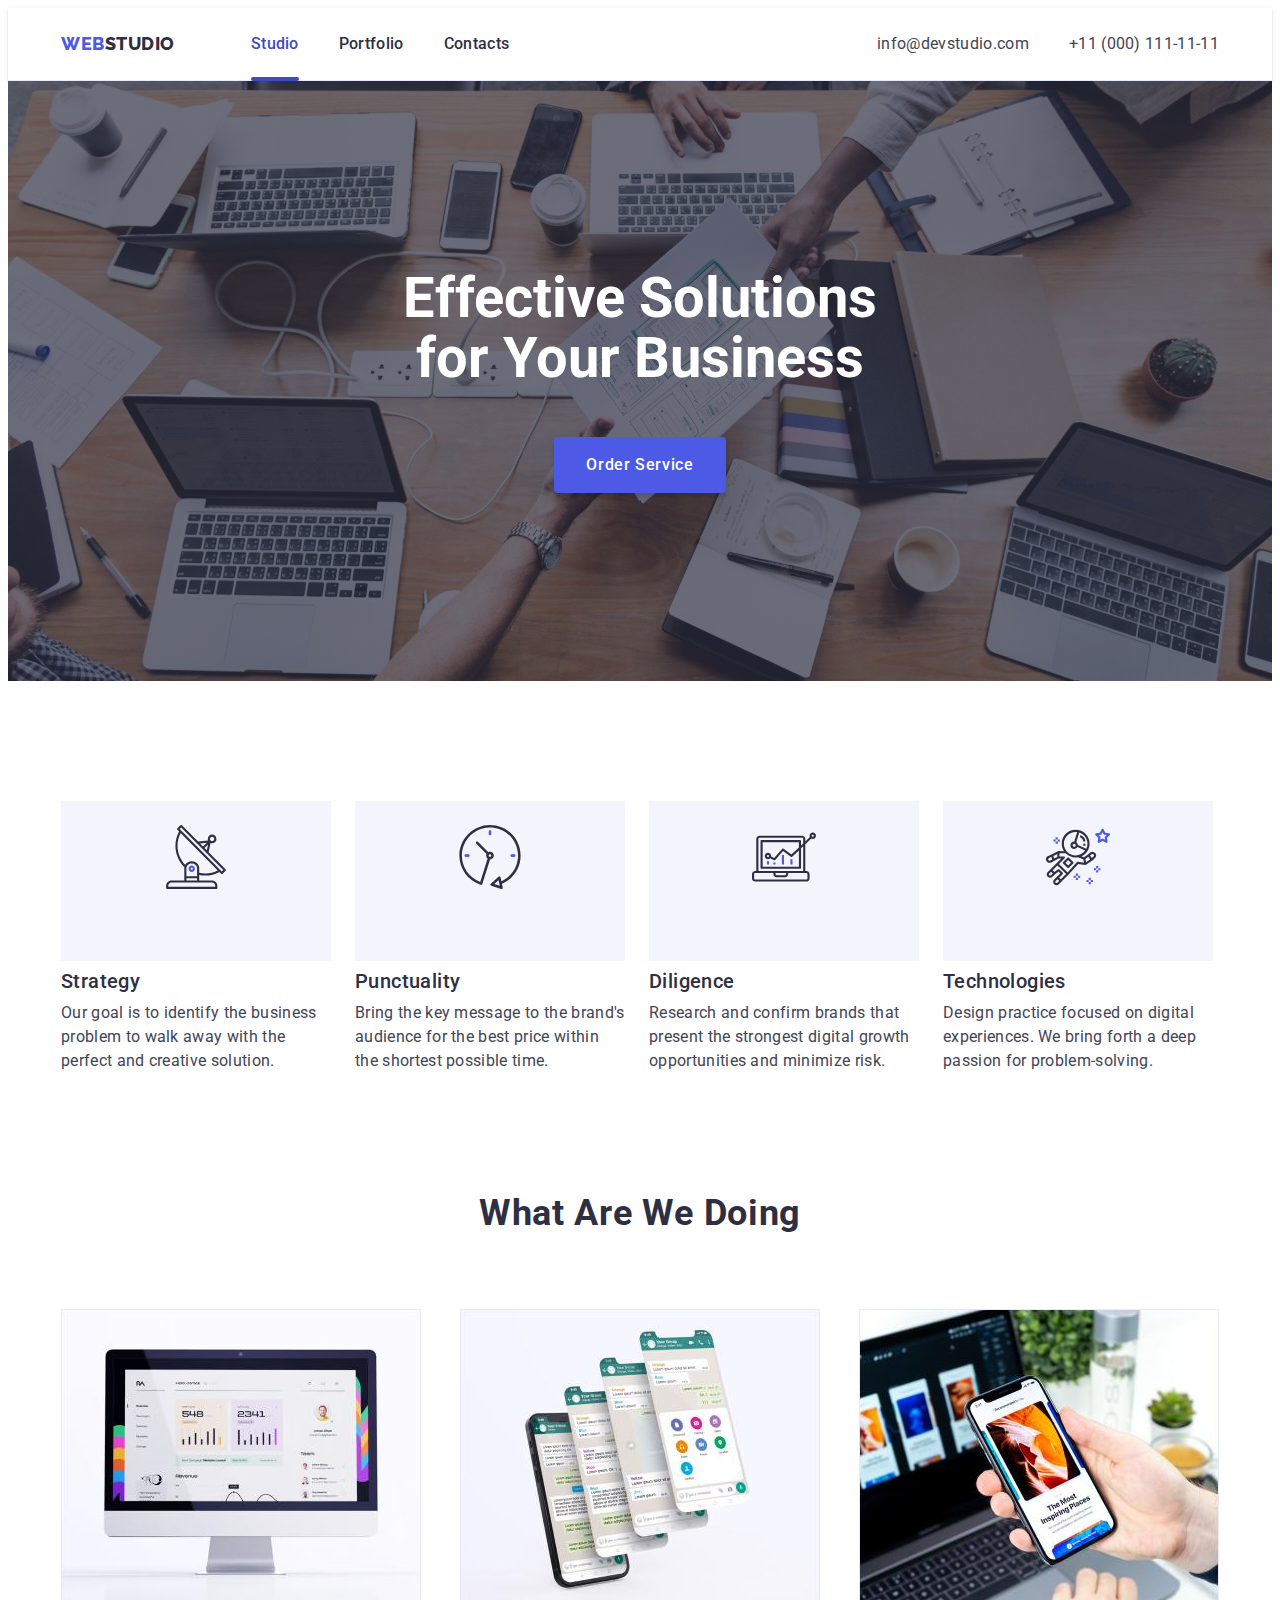
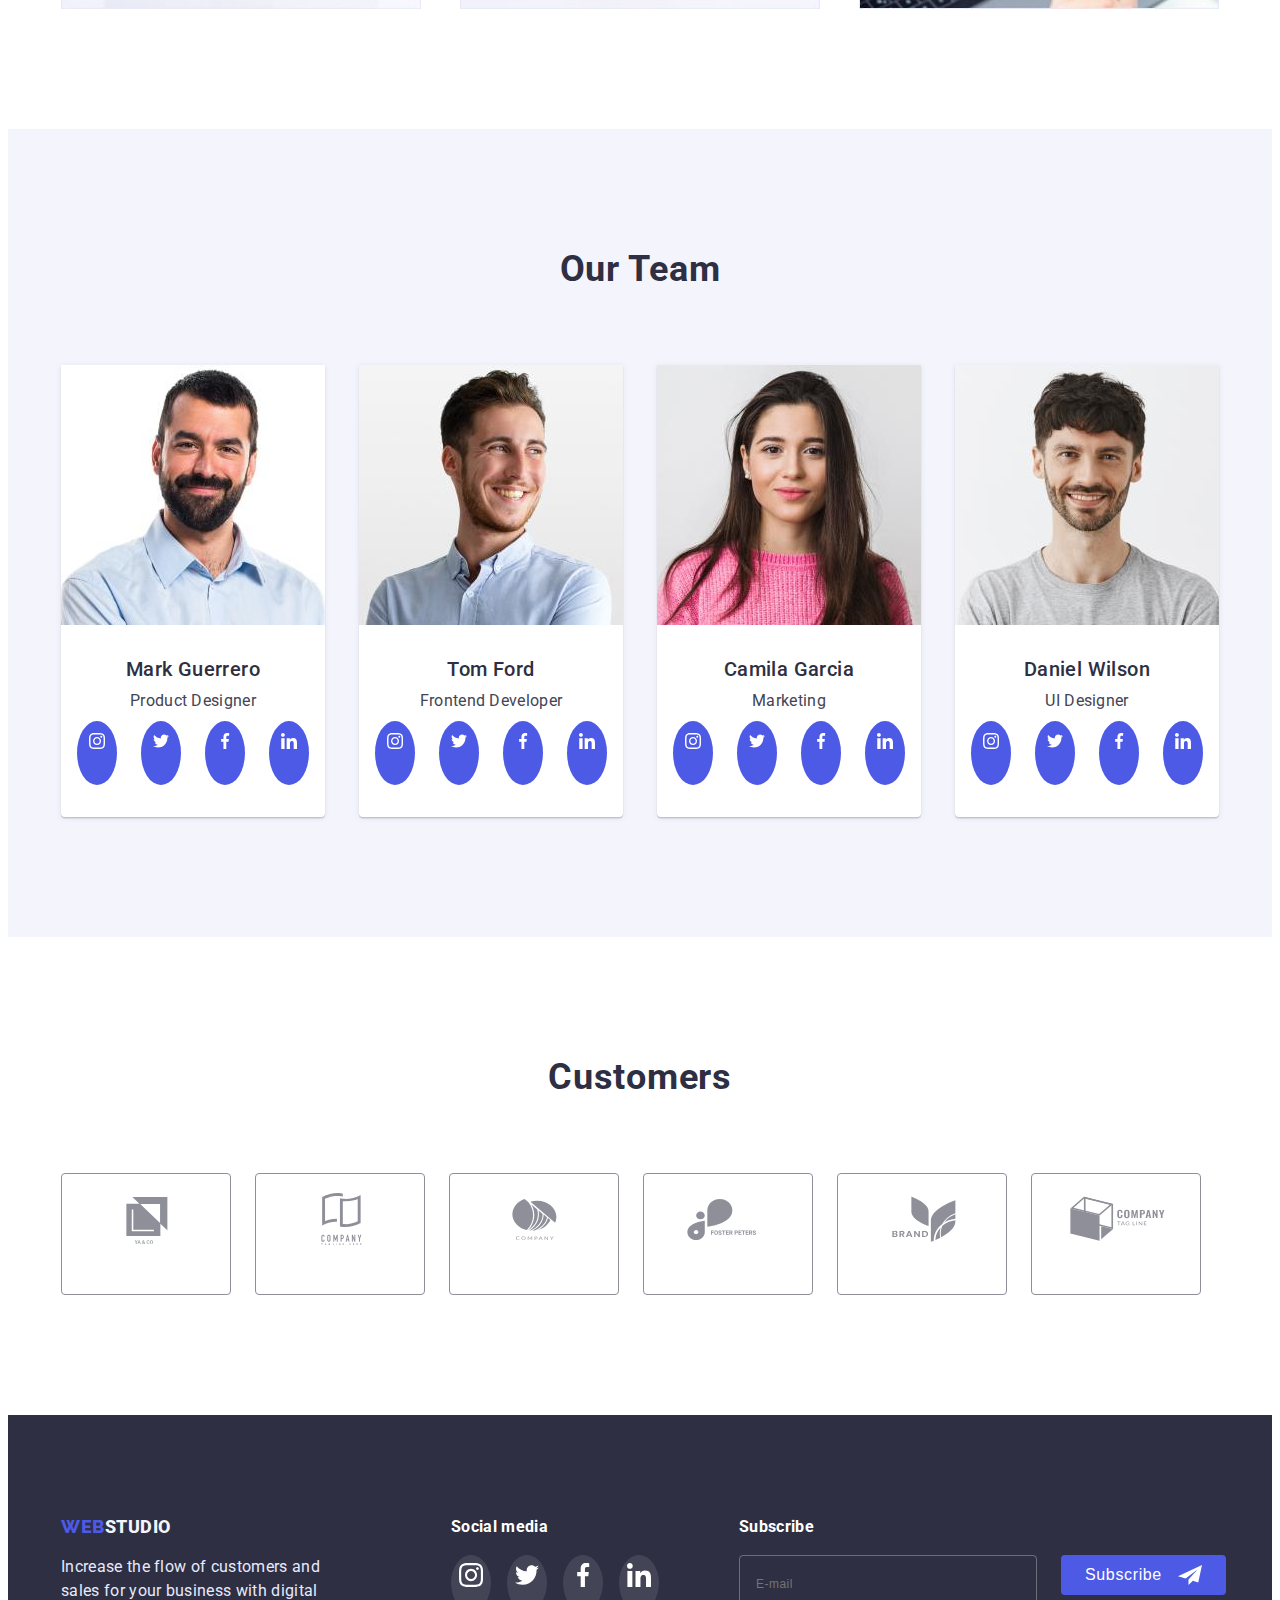
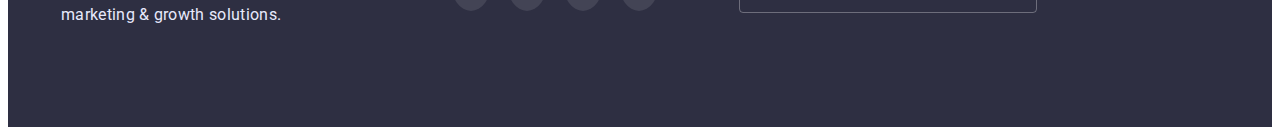
<file: index.html>
<!DOCTYPE html>
<html lang="en">
  <head>
    <meta charset="UTF-8" />
    <meta http-equiv="X-UA-Compatible" content="IE=edge" />
    <meta name="viewport" content="width=device-width, initial-scale=1.0" />
    <title>Web Studio 3.0</title>
    <link rel="preconnect" href="https://fonts.googleapis.com" />
    <link rel="preconnect" href="https://fonts.gstatic.com" crossorigin />
    <link
      href="https://fonts.googleapis.com/css2?family=Raleway:wght@800&family=Roboto:wght@400;500;700&display=swap"
      rel="stylesheet"
    />
    <link
      rel="stylesheet"
      href="https://cdnjs.cloudflare.com/ajax/libs/modern-normalize/1.1.0/modern-normalize.min.css"
      integrity="sha512-wpPYUAdjBVSE4KJnH1VR1HeZfpl1ub8YT/NKx4PuQ5NmX2tKuGu6U/JRp5y+Y8XG2tV+wKQpNHVUX03MfMFn9Q=="
      crossorigin="anonymous"
      referrerpolicy="no-referrer"
    />
    <link rel="stylesheet" href="./css/styles.css" />
  </head>
  <body>
    <header class="header">
      <div class="container header-flex">
        <nav class="nav">
          <a href="./index.html" class="logo-header"
            ><span class="logo-first">Web</span>Studio</a
          >
          <ul class="nav-main">
            <li class="nav-li">
              <a class="nav-main-item current" href="./index.html">Studio</a>
            </li>
            <li class="nav-li">
              <a class="nav-main-item" href="./portfolio.html">Portfolio</a>
            </li>
            <li class="nav-li">
              <a class="nav-main-item" href="">Contacts</a>
            </li>
          </ul>
        </nav>
        <address>
          <ul class="contacts-list">
            <li class="contact">
              <a class="contacts" href="mailto:info@devstudio.com"
                >info@devstudio.com</a
              >
            </li>
            <li class="contact">
              <a class="contacts" href="tel:+110001111111"
                >+11 (000) 111-11-11</a
              >
            </li>
          </ul>
        </address>
      </div>
    </header>
    <main>
      <section class="hero">
        <div class="container">
          <h1 class="hero-text">Effective Solutions for Your Business</h1>
          <button type="button" class="hero-btn" data-modal-open>
            Order Service
          </button>
        </div>
      </section>
      <section class="section">
        <div class="container">
          <h2 class="hidden-title">Advantages</h2>
          <ul class="desc">
            <li class="desc-item">
              <div class="desc-pic-cont">
                <svg class="desc-pic">
                  <use href="./images/icons.svg#icon-antenna"></use>
                </svg>
              </div>
              <h3 class="desc-title">Strategy</h3>
              <p class="desc-text">
                Our goal is to identify the business problem to walk away with
                the perfect and creative solution.
              </p>
            </li>
            <li class="desc-item">
              <div class="desc-pic-cont">
                <svg class="desc-pic">
                  <use href="./images/icons.svg#icon-clock"></use>
                </svg>
              </div>
              <h3 class="desc-title">Punctuality</h3>
              <p class="desc-text">
                Bring the key message to the brand's audience for the best price
                within the shortest possible time.
              </p>
            </li>
            <li class="desc-item">
              <div class="desc-pic-cont">
                <svg class="desc-pic">
                  <use href="./images/icons.svg#icon-diagram"></use>
                </svg>
              </div>
              <h3 class="desc-title">Diligence</h3>
              <p class="desc-text">
                Research and confirm brands that present the strongest digital
                growth opportunities and minimize risk.
              </p>
            </li>
            <li class="desc-item">
              <div class="desc-pic-cont">
                <svg class="desc-pic">
                  <use href="./images/icons.svg#icon-astronaut"></use>
                </svg>
              </div>
              <h3 class="desc-title">Technologies</h3>
              <p class="desc-text">
                Design practice focused on digital experiences. We bring forth a
                deep passion for problem-solving.
              </p>
            </li>
          </ul>
        </div>
      </section>
      <section class="section wawd">
        <div class="container">
          <h2 class="section-title">What are we doing</h2>
          <ul class="wawd-cards">
            <li>
              <img
                src="./images/computer.jpg"
                alt="stats on computer"
                width="360"
              />
            </li>
            <li>
              <img
                src="./images/phone.jpg"
                alt="interface on phone"
                width="360"
              />
            </li>
            <li>
              <img
                src="./images/computer-and-phone.jpg"
                alt="interface on phone and computer"
                width="360"
              />
            </li>
          </ul>
        </div>
      </section>
      <section class="section team">
        <div class="container">
          <h2 class="section-title">Our Team</h2>
          <ul class="team-cards">
            <li class="team-card">
              <img
                class="team-portrait"
                src="./images/mark-guerrero.jpg"
                alt="portrait of Mark Guerrero"
                width="264"
              />
              <h3 class="card-name">Mark Guerrero</h3>
              <p class="card-desc">Product Designer</p>
              <ul class="socials-list">
                <li>
                  <a href="" class="social">
                    <svg class="social-pic">
                      <use href="./images/icons.svg#icon-instagram"></use></svg
                  ></a>
                </li>
                <li>
                  <a href="" class="social">
                    <svg class="social-pic">
                      <use href="./images/icons.svg#icon-twitter"></use></svg
                  ></a>
                </li>
                <li>
                  <a href="" class="social">
                    <svg class="social-pic">
                      <use href="./images/icons.svg#icon-facebook"></use></svg
                  ></a>
                </li>
                <li>
                  <a href="" class="social">
                    <svg class="social-pic">
                      <use href="./images/icons.svg#icon-linkedin"></use></svg
                  ></a>
                </li>
              </ul>
            </li>
            <li class="team-card">
              <img
                class="team-portrait"
                src="./images/tom-ford.jpg"
                alt="portrait of Tom Ford"
                width="264"
              />
              <h3 class="card-name">Tom Ford</h3>
              <p class="card-desc">Frontend Developer</p>
              <ul class="socials-list">
                <li>
                  <a href="" class="social">
                    <svg class="social-pic">
                      <use href="./images/icons.svg#icon-instagram"></use></svg
                  ></a>
                </li>
                <li>
                  <a href="" class="social">
                    <svg class="social-pic">
                      <use href="./images/icons.svg#icon-twitter"></use></svg
                  ></a>
                </li>
                <li>
                  <a href="" class="social">
                    <svg class="social-pic">
                      <use href="./images/icons.svg#icon-facebook"></use></svg
                  ></a>
                </li>
                <li>
                  <a href="" class="social">
                    <svg class="social-pic">
                      <use href="./images/icons.svg#icon-linkedin"></use></svg
                  ></a>
                </li>
              </ul>
            </li>
            <li class="team-card">
              <img
                class="team-portrait"
                src="./images/camila-garcia.jpg"
                alt="portrait of Camila Garcia"
                width="264"
              />
              <h3 class="card-name">Camila Garcia</h3>
              <p class="card-desc">Marketing</p>
              <ul class="socials-list">
                <li>
                  <a href="" class="social">
                    <svg class="social-pic">
                      <use href="./images/icons.svg#icon-instagram"></use></svg
                  ></a>
                </li>
                <li>
                  <a href="" class="social">
                    <svg class="social-pic">
                      <use href="./images/icons.svg#icon-twitter"></use></svg
                  ></a>
                </li>
                <li>
                  <a href="" class="social">
                    <svg class="social-pic">
                      <use href="./images/icons.svg#icon-facebook"></use></svg
                  ></a>
                </li>
                <li>
                  <a href="" class="social">
                    <svg class="social-pic">
                      <use href="./images/icons.svg#icon-linkedin"></use></svg
                  ></a>
                </li>
              </ul>
            </li>
            <li class="team-card">
              <img
                class="team-portrait"
                src="./images/daniel-wilson.jpg"
                alt="portrait of Daniel Wilson"
                width="264"
              />
              <h3 class="card-name">Daniel Wilson</h3>
              <p class="card-desc">UI Designer</p>
              <ul class="socials-list">
                <li>
                  <a href="" class="social">
                    <svg class="social-pic">
                      <use href="./images/icons.svg#icon-instagram"></use></svg
                  ></a>
                </li>
                <li>
                  <a href="" class="social">
                    <svg class="social-pic">
                      <use href="./images/icons.svg#icon-twitter"></use></svg
                  ></a>
                </li>
                <li>
                  <a href="" class="social">
                    <svg class="social-pic">
                      <use href="./images/icons.svg#icon-facebook"></use></svg
                  ></a>
                </li>
                <li>
                  <a href="" class="social">
                    <svg class="social-pic">
                      <use href="./images/icons.svg#icon-linkedin"></use></svg
                  ></a>
                </li>
              </ul>
            </li>
          </ul>
        </div>
      </section>
      <section class="section">
        <div class="container">
          <h2 class="section-title">Customers</h2>
          <ul class="customers-list">
            <li class="customer">
              <a href="" class="customer-link">
                <svg class="customer-pic">
                  <use href="./images/icons.svg#icon-company1"></use>
                </svg>
              </a>
            </li>
            <li class="customer">
              <a href="" class="customer-link">
                <svg class="customer-pic">
                  <use href="./images/icons.svg#icon-company2"></use>
                </svg>
              </a>
            </li>
            <li class="customer">
              <a href="" class="customer-link">
                <svg class="customer-pic">
                  <use href="./images/icons.svg#icon-company3"></use>
                </svg>
              </a>
            </li>
            <li class="customer">
              <a href="" class="customer-link">
                <svg class="customer-pic">
                  <use href="./images/icons.svg#icon-company4"></use>
                </svg>
              </a>
            </li>
            <li class="customer">
              <a href="" class="customer-link">
                <svg class="customer-pic">
                  <use href="./images/icons.svg#icon-company5"></use>
                </svg>
              </a>
            </li>
            <li class="customer">
              <a href="" class="customer-link">
                <svg class="customer-pic">
                  <use href="./images/icons.svg#icon-company6"></use>
                </svg>
              </a>
            </li>
          </ul>
        </div>
      </section>
    </main>
    <footer class="footer">
      <div class="container footer-cont">
        <div class="footer-basic">
          <a href="./index.html" class="logo-footer"
            ><span class="logo-first">Web</span>Studio</a
          >
          <p class="footer-text">
            Increase the flow of customers and sales for your business with
            digital marketing & growth solutions.
          </p>
        </div>
        <div class="socials-footer">
          <h3 class="sm-footer">Social media</h3>
          <ul class="socials-list-footer">
            <li>
              <a href="" class="social-footer">
                <svg class="social-pic-footer">
                  <use href="./images/icons.svg#icon-instagram"></use></svg
              ></a>
            </li>
            <li>
              <a href="" class="social-footer">
                <svg class="social-pic-footer">
                  <use href="./images/icons.svg#icon-twitter"></use></svg
              ></a>
            </li>
            <li>
              <a href="" class="social-footer">
                <svg class="social-pic-footer">
                  <use href="./images/icons.svg#icon-facebook"></use></svg
              ></a>
            </li>
            <li>
              <a href="" class="social-footer">
                <svg class="social-pic-footer">
                  <use href="./images/icons.svg#icon-linkedin"></use></svg
              ></a>
            </li>
          </ul>
        </div>
        <div class="footer-mail">
          <h3 class="sm-footer">Subscribe</h3>
          <form name="sub" class="footer-mail-box">
            <label for="mail-sub" class="sub-label"
              ><input
                type="email"
                name="mail-sub"
                id="mail-sub"
                class="mail-sub"
                placeholder="E-mail"
                required
              />
            </label>
            <button type="submit" class="sub-button">
              <span>Subscribe</span>
              <svg class="paperplane">
                <use href="./images/icons.svg#icon-paperplane"></use>
              </svg>
            </button>
          </form>
        </div>
      </div>
    </footer>
    <!-- modal -->
    <div class="backdrop is-hidden" data-modal>
      <div class="modal">
        <button type="button" class="close-button" data-modal-close>
          <svg class="close-icon">
            <use href="./images/icons.svg#icon-close-black"></use>
          </svg>
        </button>
        <h3 class="modal-header">
          Leave your contacts and we will call you back
        </h3>
        <form class="form" name="order-form" autocomplete="on">
          <div class="form-wrapper">
            <label for="name" class="label name">Name</label>
            <div class="textbox">
              <input
                type="text"
                name="name"
                id="name"
                class="input-brdr"
                required
              /><svg class="input-modal-icon">
                <use href="./images/icons.svg#icon-person-modal"></use>
              </svg>
            </div>
          </div>
          <div class="form-wrapper">
            <label for="phone" class="label">Phone</label>
            <div class="textbox">
              <input
                type="tel"
                name="tel"
                id="phone"
                class="input-brdr"
                required
              /><svg class="input-modal-icon">
                <use href="./images/icons.svg#icon-phone-modal"></use>
              </svg>
            </div>
          </div>
          <div class="form-wrapper">
            <label for="email" class="label">Email</label>
            <div class="textbox" class="label">
              <input
                type="email"
                name="email"
                id="email"
                class="input-brdr"
                required
              /><svg class="input-modal-icon">
                <use href="./images/icons.svg#icon-email-modal"></use>
              </svg>
            </div>
          </div>
          <div class="form-wrapper-comment">
            <label for="text" class="label">Comment</label>
            <!-- <div class="textbox-textarea"> -->
            <textarea
              name="text"
              id="text"
              cols="30"
              rows="9"
              placeholder="Text input"
              class="input-brdr comment"
            ></textarea>
          </div>
          <!-- </div> -->
          <div class="check-wrap">
            <label for="check" class="check">
              <input type="checkbox" class="check-terms" id="check" />
              <span class="checkmark"
                ><svg class="checkmark-icon">
                  <use href="./images/icons.svg#icon-check"></use></svg></span
              ><span class="privacy-text"
                >I accept the terms and conditions of the
                <a href="" class="privacy-link"> Privacy Policy</a>
              </span>
            </label>
          </div>
          <button type="submit" class="button-send">Send</button>
        </form>
      </div>
    </div>
    <script src="./js/modal.js"></script>
  </body>
</html>
</file>
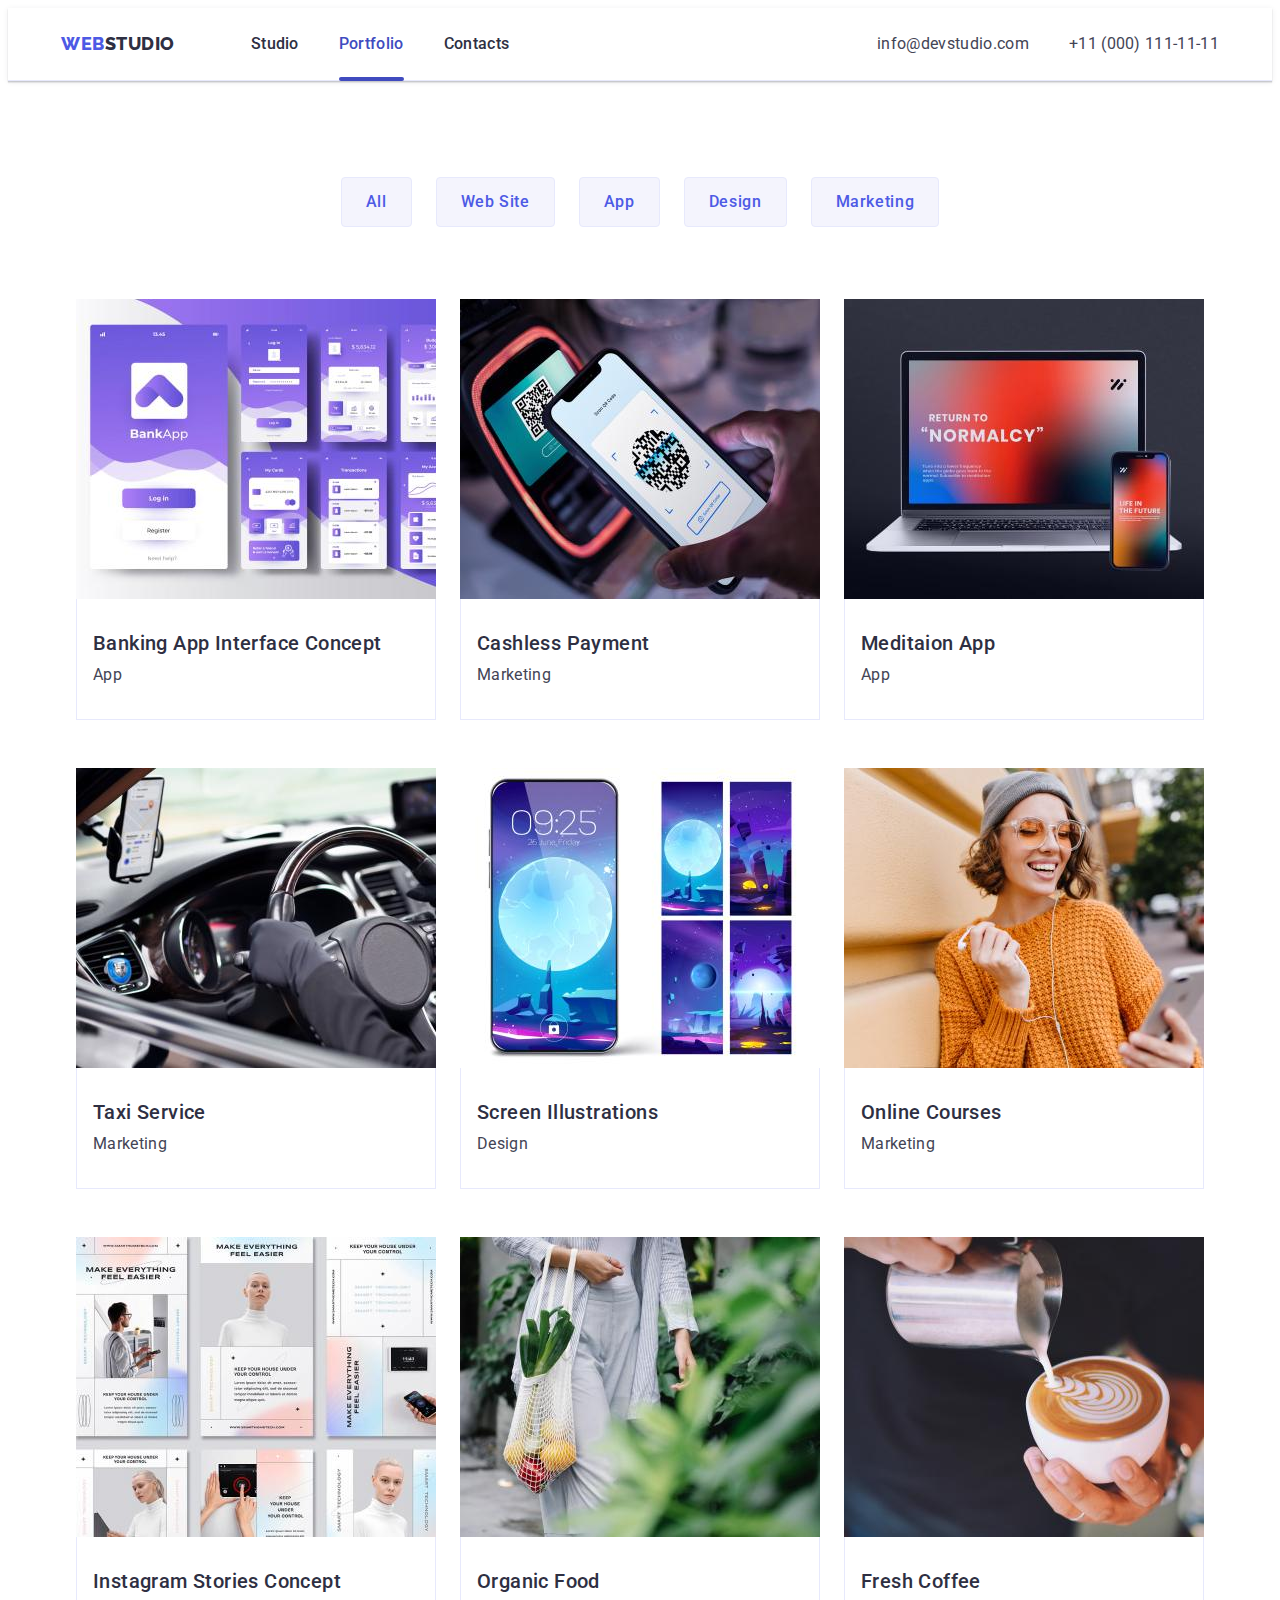
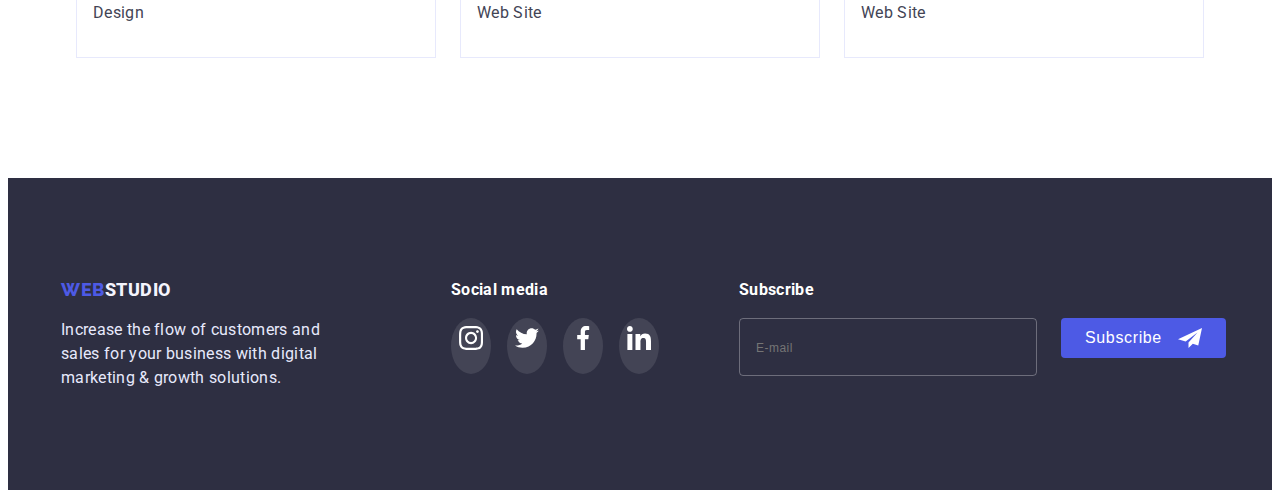
<file: portfolio.html>
<!DOCTYPE html>
<html lang="en">
  <head>
    <meta charset="UTF-8" />
    <meta http-equiv="X-UA-Compatible" content="IE=edge" />
    <meta name="viewport" content="width=device-width, initial-scale=1.0" />
    <title>Portfolio</title>
    <link rel="preconnect" href="https://fonts.googleapis.com" />
    <link rel="preconnect" href="https://fonts.gstatic.com" crossorigin />
    <link
      href="https://fonts.googleapis.com/css2?family=Raleway:wght@800&family=Roboto:wght@400;500;700&display=swap"
      rel="stylesheet"
    />
    <link
      rel="stylesheet"
      href="https://cdnjs.cloudflare.com/ajax/libs/modern-normalize/1.1.0/modern-normalize.min.css"
      integrity="sha512-wpPYUAdjBVSE4KJnH1VR1HeZfpl1ub8YT/NKx4PuQ5NmX2tKuGu6U/JRp5y+Y8XG2tV+wKQpNHVUX03MfMFn9Q=="
      crossorigin="anonymous"
      referrerpolicy="no-referrer"
    />
    <link rel="stylesheet" href="./css/styles.css" />
  </head>
  <body>
    <header class="header header-port">
      <div class="container header-flex">
        <nav class="nav">
          <a href="./index.html" class="logo-header"
            ><span class="logo-first">Web</span>Studio</a
          >
          <ul class="nav-main">
            <li class="nav-li">
              <a class="nav-main-item" href="./index.html">Studio</a>
            </li>
            <li class="nav-li">
              <a class="nav-main-item current" href="./portfolio.html"
                >Portfolio</a
              >
            </li>
            <li class="nav-li">
              <a class="nav-main-item" href="">Contacts</a>
            </li>
          </ul>
        </nav>
        <address>
          <ul class="contacts-list">
            <li class="contact">
              <a class="contacts" href="mailto:info@devstudio.com"
                >info@devstudio.com</a
              >
            </li>
            <li class="contact">
              <a class="contacts" href="tel:+110001111111"
                >+11 (000) 111-11-11</a
              >
            </li>
          </ul>
        </address>
      </div>
    </header>
    <main>
      <section class="section-portfolio">
        <div class="container">
          <h1 class="hidden-title">Portfolio</h1>
          <ul class="buttons">
            <li>
              <button type="button" class="project-filter-btn">All</button>
            </li>
            <li>
              <button type="button" class="project-filter-btn">Web Site</button>
            </li>
            <li>
              <button type="button" class="project-filter-btn">App</button>
            </li>
            <li>
              <button type="button" class="project-filter-btn">Design</button>
            </li>
            <li>
              <button type="button" class="project-filter-btn">
                Marketing
              </button>
            </li>
          </ul>
          <ul class="portfolio-cards-list">
            <li class="project-card">
              <a href="" class="project-card-link">
                <div class="img-cover">
                  <p class="card-text">
                    Lorem ipsum, dolor sit amet consectetur adipisicing elit.
                    Exercitationem veniam repellat alias totam, voluptas
                    repudiandae culpa ut reiciendis unde adipisci.
                  </p>
                  <img
                    src="./images/banking.jpg"
                    alt="Preview of Banking App Interface Concept"
                    width="360"
                    height="300"
                  />
                </div>
                <div class="prjct-card-brdr">
                  <h2 class="card-name card">Banking App Interface Concept</h2>
                  <p class="card-desc card">App</p>
                </div>
              </a>
            </li>
            <li class="project-card">
              <a href="" class="project-card-link">
                <div class="img-cover">
                  <p class="card-text">
                    Lorem ipsum, dolor sit amet consectetur adipisicing elit.
                    Exercitationem veniam repellat alias totam, voluptas
                    repudiandae culpa ut reiciendis unde adipisci.
                  </p>
                  <img
                    src="./images/payment.jpg"
                    alt="Preview of Cashless Payment"
                    width="360"
                    height="300"
                  />
                </div>
                <div class="prjct-card-brdr">
                  <h2 class="card-name card">Cashless Payment</h2>
                  <p class="card-desc card">Marketing</p>
                </div>
              </a>
            </li>
            <li class="project-card">
              <a href="" class="project-card-link">
                <div class="img-cover">
                  <p class="card-text">
                    Lorem ipsum, dolor sit amet consectetur adipisicing elit.
                    Exercitationem veniam repellat alias totam, voluptas
                    repudiandae culpa ut reiciendis unde adipisci.
                  </p>
                  <img
                    src="./images/meditation.jpg"
                    alt="Preview of Meditaion App"
                    width="360"
                    height="300"
                  />
                </div>
                <div class="prjct-card-brdr">
                  <h2 class="card-name card">Meditaion App</h2>
                  <p class="card-desc card">App</p>
                </div>
              </a>
            </li>
            <li class="project-card">
              <a href="" class="project-card-link">
                <div class="img-cover">
                  <p class="card-text">
                    Lorem ipsum, dolor sit amet consectetur adipisicing elit.
                    Exercitationem veniam repellat alias totam, voluptas
                    repudiandae culpa ut reiciendis unde adipisci.
                  </p>
                  <img
                    src="./images/taxi.jpg"
                    alt="Preview of Taxi Service"
                    width="360"
                    height="300"
                  />
                </div>
                <div class="prjct-card-brdr">
                  <h2 class="card-name card">Taxi Service</h2>
                  <p class="card-desc card">Marketing</p>
                </div>
              </a>
            </li>
            <li class="project-card">
              <a href="" class="project-card-link">
                <div class="img-cover">
                  <p class="card-text">
                    Lorem ipsum, dolor sit amet consectetur adipisicing elit.
                    Exercitationem veniam repellat alias totam, voluptas
                    repudiandae culpa ut reiciendis unde adipisci.
                  </p>
                  <img
                    src="./images/screen.jpg"
                    alt="Preview of Screen Illustrations"
                    width="360"
                    height="300"
                  />
                </div>
                <div class="prjct-card-brdr">
                  <h2 class="card-name card">Screen Illustrations</h2>
                  <p class="card-desc card">Design</p>
                </div>
              </a>
            </li>
            <li class="project-card">
              <a href="" class="project-card-link">
                <div class="img-cover">
                  <p class="card-text">
                    Lorem ipsum, dolor sit amet consectetur adipisicing elit.
                    Exercitationem veniam repellat alias totam, voluptas
                    repudiandae culpa ut reiciendis unde adipisci.
                  </p>
                  <img
                    src="./images/cources.jpg"
                    alt="Preview of Online Courses"
                    width="360"
                    height="300"
                  />
                </div>
                <div class="prjct-card-brdr">
                  <h2 class="card-name card">Online Courses</h2>
                  <p class="card-desc card">Marketing</p>
                </div>
              </a>
            </li>
            <li class="project-card">
              <a href="" class="project-card-link">
                <div class="img-cover">
                  <p class="card-text">
                    Lorem ipsum, dolor sit amet consectetur adipisicing elit.
                    Exercitationem veniam repellat alias totam, voluptas
                    repudiandae culpa ut reiciendis unde adipisci.
                  </p>
                  <img
                    src="./images/instagram.jpg"
                    alt="Preview of Instagram Stories Concept"
                    width="360"
                    height="300"
                  />
                </div>
                <div class="prjct-card-brdr">
                  <h2 class="card-name card">Instagram Stories Concept</h2>
                  <p class="card-desc card">Design</p>
                </div>
              </a>
            </li>
            <li class="project-card">
              <a href="" class="project-card-link">
                <div class="img-cover">
                  <p class="card-text">
                    Lorem ipsum, dolor sit amet consectetur adipisicing elit.
                    Exercitationem veniam repellat alias totam, voluptas
                    repudiandae culpa ut reiciendis unde adipisci.
                  </p>
                  <img
                    src="./images/food.jpg"
                    alt="Preview of Organic Food"
                    width="360"
                    height="300"
                  />
                </div>
                <div class="prjct-card-brdr">
                  <h2 class="card-name card">Organic Food</h2>
                  <p class="card-desc card">Web Site</p>
                </div>
              </a>
            </li>
            <li class="project-card">
              <a href="" class="project-card-link">
                <div class="img-cover">
                  <p class="card-text">
                    Lorem ipsum, dolor sit amet consectetur adipisicing elit.
                    Exercitationem veniam repellat alias totam, voluptas
                    repudiandae culpa ut reiciendis unde adipisci.
                  </p>
                  <img
                    src="./images/coffee.jpg"
                    alt="Preview of Fresh Coffee"
                    width="360"
                    height="300"
                  />
                </div>
                <div class="prjct-card-brdr">
                  <h2 class="card-name card">Fresh Coffee</h2>
                  <p class="card-desc card">Web Site</p>
                </div>
              </a>
            </li>
          </ul>
        </div>
      </section>
    </main>
    <footer class="footer">
      <div class="container footer-cont">
        <div class="footer-basic">
          <a href="./index.html" class="logo-footer"
            ><span class="logo-first">Web</span>Studio</a
          >
          <p class="footer-text">
            Increase the flow of customers and sales for your business with
            digital marketing & growth solutions.
          </p>
        </div>
        <div class="socials-footer">
          <h3 class="sm-footer">Social media</h3>
          <ul class="socials-list-footer">
            <li>
              <a href="" class="social-footer">
                <svg class="social-pic-footer">
                  <use href="./images/icons.svg#icon-instagram"></use></svg
              ></a>
            </li>
            <li>
              <a href="" class="social-footer">
                <svg class="social-pic-footer">
                  <use href="./images/icons.svg#icon-twitter"></use></svg
              ></a>
            </li>
            <li>
              <a href="" class="social-footer">
                <svg class="social-pic-footer">
                  <use href="./images/icons.svg#icon-facebook"></use></svg
              ></a>
            </li>
            <li>
              <a href="" class="social-footer">
                <svg class="social-pic-footer">
                  <use href="./images/icons.svg#icon-linkedin"></use></svg
              ></a>
            </li>
          </ul>
        </div>
        <div class="footer-mail">
          <h3 class="sm-footer">Subscribe</h3>
          <form name="sub" class="footer-mail-box">
            <label for="mail-sub" class="sub-label"
              ><input
                type="email"
                name="mail-sub"
                id="mail-sub"
                class="mail-sub"
                placeholder="E-mail"
                required
              />
            </label>
            <button type="submit" class="sub-button">
              <span>Subscribe</span>
              <svg class="paperplane">
                <use href="./images/icons.svg#icon-paperplane"></use>
              </svg>
            </button>
          </form>
        </div>
      </div>
    </footer>
  </body>
</html>
</file>
<file: css/styles.css>
:root {
  --brand-color: #2e2f42;
  --brand-color-light: #4d5ae5;
  --secondary-text-color: #434455;
  --brand-btn-act: #404bbf;
  --team-bgc: #f4f4fd;
}
/* font-family: 'Raleway', sans-serif;
font-family: 'Roboto', sans-serif; */
body {
  color: var(--brand-color);
  background-color: #fff;
  font-family: "Roboto", sans-serif;
  font-size: 16px;
}
ul {
  list-style-type: none;
  margin: 0;
  padding: 0;
}
a {
  text-decoration: none;
}
p,
h1,
h2,
h3 {
  margin: 0;
  padding: 0;
}
img {
  display: block;
  max-width: 100%;
  height: auto;
}
label,
form {
  margin: 0;
  padding: 0;
}
.container {
  width: 100%;
  max-width: 1158px;
  margin: 0 auto;
  padding: 0 15px;
  /* макс ширину уменьшить с учетом паддинг
  паддинг взять из layout grids figma */
}
.section {
  padding-top: 120px;
  padding-bottom: 120px;
}
/* header */
.header {
  border-bottom: 1px solid #e7e9fc;
  padding-top: 24px;
  padding-bottom: 24px;
  box-shadow: 0px 2px 1px rgba(46, 47, 66, 0.08),
    0px 1px 1px rgba(46, 47, 66, 0.16), 0px 1px 6px rgba(46, 47, 66, 0.08);
}
.logo-first {
  font-family: "Raleway", sans-serif;
  color: var(--brand-color-light);
  font-weight: 800;
  font-size: 18px;
  line-height: 1.333;
  letter-spacing: 0.03em;
  text-transform: uppercase;
}
.logo-header {
  color: var(--brand-color);
  font-family: "Raleway", sans-serif;
  font-weight: 800;
  font-size: 18px;
  line-height: 1.333;
  letter-spacing: 0.03em;
  text-transform: uppercase;
  margin-right: 76px;
}
.nav-main-item {
  font-weight: 500;
  color: var(--brand-color);
  letter-spacing: 0.02em;
  line-height: 1.5;
  position: relative;
  transition: color 250ms cubic-bezier(0.4, 0, 0.2, 1);
}
.nav-main-item:hover,
.nav-main-item:focus {
  color: var(--brand-btn-act);
}
.nav-main-item.current {
  color: var(--brand-btn-act);
}
.nav-main-item.current::after {
  position: absolute;
  top: 43px;
  content: "";
  display: block;
  width: 100%;
  height: 4px;
  background-color: currentColor;
  border-radius: 2px;
}
.contacts {
  color: var(--secondary-text-color);
  letter-spacing: 0.02em;
  line-height: 1.5;
  font-style: normal;
  transition: color 250ms cubic-bezier(0.4, 0, 0.2, 1);
}
.contacts:hover,
.contacts:focus {
  color: var(--brand-btn-act);
  font-style: normal;
}
/* hero */
.hero {
  background-color: var(--brand-color);
  background-image: linear-gradient(
      rgba(46, 47, 66, 0.7),
      rgba(46, 47, 66, 0.7)
    ),
    url("../images/people-office.jpg");
  background-repeat: no-repeat;
  background-position: center;
  background-size: cover;
  max-width: 1440px;
  margin: 0 auto;
  /* background-attachment: scroll; */
  padding: 188px 0;
  text-align: center;
}
.hero-text {
  font-weight: 700;
  font-size: 56px;
  line-height: 1.071;
  color: #ffffff;
  width: 494px;
  margin: 0 auto 48px auto;
  /* margin-bottom: 48px; */
}
.hero-btn {
  background-color: var(--brand-color-light);
  padding: 16px 32px;
  box-shadow: 0px 4px 4px rgba(0, 0, 0, 0.15);
  border: none;
  border-radius: 4px;
  font-family: "Roboto", sans-serif;
  font-weight: 500;
  font-size: 16px;
  line-height: 1.5;
  letter-spacing: 0.04em;
  color: #ffffff;
  cursor: pointer;
  transition: background-color 250ms cubic-bezier(0.4, 0, 0.2, 1);
}
.hero-btn:hover,
.hero-btn:active {
  background-color: var(--brand-btn-act);
}
/* advantages */
.hidden-title {
  position: absolute;
  white-space: nowrap;
  width: 1px;
  height: 1px;
  overflow: hidden;
  border: 0;
  padding: 0;
  clip: rect(0 0 0 0);
  clip-path: inset(50%);
  margin: -1px;
}
.desc-title {
  font-weight: 500;
  font-size: 20px;
  line-height: 1.2;
  color: var(--brand-color);
  letter-spacing: 0.02em;
  margin-bottom: 8px;
}
.desc-text {
  font-size: 16px;
  color: var(--secondary-text-color);
  line-height: 1.5;
  letter-spacing: 0.02em;
  margin: 0;
  padding: 0;
}
/* what are we doing */
.section-title {
  font-weight: 700;
  font-size: 36px;
  line-height: 1.111;
  text-align: center;
  letter-spacing: 0.02em;
  text-transform: capitalize;
  color: var(--brand-color);
  margin-bottom: 76px;
}
.team {
  background-color: var(--team-bgc);
}
.team-card {
  background: #ffffff;
  box-shadow: 0px 1px 6px rgba(46, 47, 66, 0.08),
    0px 1px 1px rgba(46, 47, 66, 0.16), 0px 2px 1px rgba(46, 47, 66, 0.08);
  border-radius: 0px 0px 4px 4px;
  padding-bottom: 32px;
}
.card-name {
  font-weight: 500;
  font-size: 20px;
  line-height: 1.2;
  text-align: center;
  letter-spacing: 0.02em;
  color: var(--brand-color);
  margin-bottom: 8px;
}
.card-desc {
  line-height: 1.5;
  text-align: center;
  letter-spacing: 0.02em;
  color: var(--secondary-text-color);
  margin-bottom: 8px;
}
.card-desc.card {
  margin-bottom: 0;
}
/* customers */
.customers-list {
  display: flex;
  column-gap: 24px;
}
.customer-link {
  display: inline-block;
  border: 1px solid #8e8f99;
  border-radius: 4px;
  height: 88px;
  width: 168px;
  text-align: center;
  padding: 16px 0;
  transition: border-color 250ms cubic-bezier(0.4, 0, 0.2, 1);
}
.customer-pic {
  height: 56px;
  width: 104px;
  fill: #8e8f99;
  transition: fill 250ms cubic-bezier(0.4, 0, 0.2, 1);
}
.customer-link:hover,
.customer-link:focus {
  border-color: var(--brand-btn-act);
}
.customer-link:hover > .customer-pic,
.customer-link:focus > .customer-pic {
  fill: var(--brand-btn-act);
}
/* footer */
.footer {
  padding: 100px 0;
  background-color: var(--brand-color);
}
.logo-footer {
  font-weight: 800;
  font-size: 18px;
  line-height: 1.111;
  letter-spacing: 0.03em;
  text-transform: uppercase;
  color: #f4f4fd;
}
.footer-text {
  line-height: 1.5;
  letter-spacing: 0.02em;
  color: #e7e9fc;
  width: 270px;
  margin-top: 16px;
}
/* portfolio */
.project-filter-btn {
  font-family: "Roboto", sans-serif;
  background-color: #f4f4fd;
  border: 1px solid #e7e9fc;
  border-radius: 4px;
  font-weight: 500;
  text-align: center;
  font-size: 16px;
  line-height: 1.5;
  letter-spacing: 0.04em;
  color: var(--brand-color-light);
  cursor: pointer;
  padding: 12px 24px;
  transition: background-color 250ms cubic-bezier(0.4, 0, 0.2, 1),
    color 250ms cubic-bezier(0.4, 0, 0.2, 1),
    box-shadow 250ms cubic-bezier(0.4, 0, 0.2, 1),
    border-color 250ms cubic-bezier(0.4, 0, 0.2, 1);
}
.project-filter-btn:hover,
.project-filter-btn:focus {
  background-color: var(--brand-btn-act);
  box-shadow: 0px 3px 1px rgba(0, 0, 0, 0.1), 0px 2px 1px rgba(0, 0, 0, 0.08),
    0px 2px 2px rgba(0, 0, 0, 0.12);
  color: #ffffff;
  border-color: transparent;
}
/* margins paddings flex */

.header-flex {
  display: flex;
  justify-content: space-between;
}
.nav {
  display: flex;
}
.nav-main {
  display: flex;
  margin-right: auto;
}
.nav-li {
  margin-right: 40px;
}
.nav-li:last-child {
  margin-right: 0;
}

.contacts-list {
  display: flex;
}

.contact {
  margin-right: 40px;
}
.contact:last-child {
  margin-right: 0;
}
.desc-pic-cont {
  background-color: var(--team-bgc);
  padding: 24px 0;
  text-align: center;
  height: 112px;
  margin-bottom: 8px;
}
.desc-pic {
  display: inline-block;
  width: 64px;
  height: 64px;
}
.desc {
  display: flex;
  column-gap: 24px;
}
.desc-item {
  width: 270px;
}
.wawd {
  padding-top: 0;
}
.wawd-cards {
  display: flex;
  justify-content: space-between;
}
.team-cards {
  display: flex;
  justify-content: space-between;
}
.team-portrait {
  margin-bottom: 32px;
}

.socials-list {
  display: flex;
  justify-content: center;
  column-gap: 24px;
}
.social {
  display: inline-block;
  border-radius: 50%;
  background-color: var(--brand-color-light);
  width: 40px;
  height: 40px;
  padding: 12px 0;
  text-align: center;
  transition: background-color 250ms cubic-bezier(0.4, 0, 0.2, 1);
}
.social:hover,
.social:focus {
  background-color: var(--brand-btn-act);
}
.social-pic {
  width: 16px;
  height: 16px;
  fill: #fff;
}
.footer-cont {
  display: flex;
}
.footer-basic {
  margin-right: 120px;
}
.socials-footer {
  margin-right: 80px;
}
.sm-footer {
  font-style: normal;
  font-size: 16px;
  line-height: 1.5;
  letter-spacing: 0.02em;
  color: #ffffff;
  margin-bottom: 16px;
}
.socials-list-footer {
  display: flex;
  justify-content: center;
  column-gap: 16px;
}
.social-footer {
  display: inline-block;
  border-radius: 50%;
  background-color: rgba(255, 255, 255, 0.1);
  width: 40px;
  height: 40px;
  padding: 8px 0;
  text-align: center;
  transition: background-color 250ms cubic-bezier(0.4, 0, 0.2, 1);
}
.social-footer:hover,
.social-footer:focus {
  background-color: #31d0aa;
}
.social-pic-footer {
  width: 24px;
  height: 24px;
  fill: #fff;
}
.footer-mail-box {
  display: flex;
}
.sub-label {
  margin-right: 24px;
}
.mail-sub {
  background-color: inherit;
  width: 264px;
  height: 40px;
  border: 1px solid rgba(255, 255, 255, 0.3);
  border-radius: 4px;
  padding: 8px 16px;
  color: #fff;
}
.mail-sub::placeholder {
  font-style: normal;
  font-size: 12px;
  line-height: 2;
  letter-spacing: 0.04em;
}
.sub-button {
  border: none;
  border-radius: 4px;
  background-color: var(--brand-color-light);
  padding: 8px 24px;
  width: 165px;
  height: 40px;
  font-style: normal;
  font-weight: 500;
  font-size: 16px;
  line-height: 1.5;
  letter-spacing: 0.04em;
  color: #ffffff;
  transition: background-color 250ms cubic-bezier(0.4, 0, 0.2, 1);
  display: flex;
  align-items: center;
  justify-content: space-between;
  cursor: pointer;
}
.sub-button:hover,
.sub-button:focus {
  background-color: var(--brand-btn-act);
}
.paperplane {
  width: 24px;
  height: 24px;
  fill: #fff;
}
/* portfolio */
.section-portfolio {
  padding-top: 96px;
  padding-bottom: 120px;
}
.buttons {
  margin-bottom: 72px;
  display: flex;
  justify-content: center;
  gap: 24px;
}
.portfolio-cards-list {
  display: flex;
  flex-wrap: wrap;
  justify-content: center;
  row-gap: 48px;
  column-gap: 24px;
}
.prjct-card-brdr {
  border-left: 1px solid #e7e9fc;
  border-bottom: 1px solid #e7e9fc;
  border-right: 1px solid #e7e9fc;
  padding-top: 32px;
  padding-bottom: 32px;
  padding-left: 16px;
}
.project-card-link {
  display: block;
  transition: box-shadow 250ms cubic-bezier(0.4, 0, 0.2, 1);
  /* position: relative; */
}
.project-card-link:hover,
.project-card-link:focus {
  box-shadow: 0px 1px 6px rgba(46, 47, 66, 0.08),
    0px 1px 1px rgba(46, 47, 66, 0.16), 0px 2px 1px rgba(46, 47, 66, 0.08);
}
.card {
  text-align: left;
}
/* cards cover */
.img-cover {
  position: relative;
  overflow: hidden;
}
.card-text {
  position: absolute;
  /* top: 100%; */
  transform: translateY(100%);
  height: 300px;
  background-color: var(--brand-color-light);
  background-blend-mode: soft-light;
  mix-blend-mode: normal;
  color: var(--team-bgc);
  padding: 40px 32px 0 32px;
  font-style: normal;
  line-height: 1.5;
  letter-spacing: 0.02em;
  transition: transform 250ms cubic-bezier(0.4, 0, 0.2, 1);
}
.project-card-link:hover > .img-cover > .card-text,
.project-card-link:focus > .img-cover > .card-text {
  transform: translateY(0);
}
/* modal */
.backdrop {
  padding: 88px 0;
  position: fixed;
  top: 0;
  left: 0;
  width: 100%;
  height: 100%;
  background-color: rgba(46, 47, 66, 0.4);
  display: flex;
  align-items: center;
  justify-content: center;
  padding: 88px 0;
  transition: opacity 250ms cubic-bezier(0.4, 0, 0.2, 1),
    visibility 250ms cubic-bezier(0.4, 0, 0.2, 1);
}
.backdrop.is-hidden {
  opacity: 0;
  visibility: hidden;
  pointer-events: none;
}
.modal {
  position: relative;
  width: 100%;
  max-width: 408px;
  height: 100%;
  max-height: 584px;
  background-color: #fcfcfc;
  box-shadow: 0px 1px 1px rgba(0, 0, 0, 0.14), 0px 1px 3px rgba(0, 0, 0, 0.12),
    0px 2px 1px rgba(0, 0, 0, 0.2);
  border-radius: 4px;
  transition: transform 250ms cubic-bezier(0.4, 0, 0.2, 1);
  padding: 72px 24px 24px 24px;
}
.backdrop.is-hidden .modal {
  transform: rotate(-90deg);
}
.close-button {
  margin: 0;
  position: absolute;
  top: 24px;
  right: 24px;
  width: 24px;
  height: 24px;
  background-color: #e7e9fc;
  border: 1px solid rgba(0, 0, 0, 0.1);
  border-radius: 50%;
  cursor: pointer;
  transition: background-color 250ms cubic-bezier(0.4, 0, 0.2, 1),
    border-color 250ms cubic-bezier(0.4, 0, 0.2, 1);
}
.close-button:hover,
.close-button:focus {
  background-color: var(--brand-btn-act);
  border-color: var(--brand-btn-act);
}
.close-button:hover > .close-icon,
.close-button:focus > .close-icon {
  fill: #fff;
}
.close-icon {
  display: block;
  margin: 0 auto;
  fill: #000;
  width: 8px;
  height: 8px;
  transition: fill 250ms cubic-bezier(0.4, 0, 0.2, 1);
}
/* form */
.modal-header {
  font-style: normal;
  font-weight: 500;
  font-size: 16px;
  line-height: 1.5;
  text-align: center;
  letter-spacing: 0.02em;
  color: var(--brand-color);
  margin-bottom: 16px;
}
.form-wrapper {
  margin-bottom: 8px;
}
.form-wrapper-comment {
  margin-bottom: 16px;
  padding: 0;
}
.textbox {
  position: relative;
}
.label {
  display: block;
  font-style: normal;
  font-size: 12px;
  line-height: 1.17;
  letter-spacing: 0.01em;
  color: #8e8f99;
  margin-bottom: 4px;
  padding: 0;
}
.label.name {
  display: block;
  font-style: normal;
  font-size: 12px;
  line-height: 1.33;
  letter-spacing: 0.04em;
  color: #8e8f99;
  padding: 0;
  margin-bottom: 4px;
}
.input-brdr {
  border: 1px solid rgba(33, 33, 33, 0.2);
  border-radius: 4px;
  width: 100%;
  background-color: inherit;
  padding-left: 38px;
  height: 40px;
  display: block;
  transition: border 250ms cubic-bezier(0.4, 0, 0.2, 1);
}
.input-brdr.comment {
  padding: 8px 16px;
  height: 120px;
  resize: none;
  display: block;
  transition: border 250ms cubic-bezier(0.4, 0, 0.2, 1);
}
.comment::placeholder {
  font-style: normal;
  font-weight: 400;
  font-size: 12px;
  line-height: 1.33;
  letter-spacing: 0.04em;
  color: rgba(117, 117, 117, 0.5);
}
.input-brdr:hover,
.input-brdr:focus {
  border: 1px solid var(--brand-color-light);
  outline: none;
}
.input-modal-icon {
  width: 18px;
  height: 24px;
  fill: var(--brand-color);
  position: absolute;
  top: 8px;
  left: 16px;
  transition: fill 250ms cubic-bezier(0.4, 0, 0.2, 1);
}
.input-brdr:hover + .input-modal-icon,
.input-brdr:focus + .input-modal-icon {
  fill: var(--brand-color-light);
}
.check-terms {
  position: absolute;
  opacity: 0;
  cursor: pointer;
  height: 0;
  width: 0;
  cursor: pointer;
  /* width: 16px;
  height: 16px;
  border: 1.25px solid #2e2f42;
  border-radius: 2px;
  margin-right: 8px;
  cursor: pointer; */
}
.check .check-terms:checked ~ .checkmark {
  background-color: var(--brand-color-light);
  border-color: var(--brand-color-light);
}
.check {
  display: flex;
}
.checkmark {
  /* display: inline-block; */
  /* position: relative; */
  display: flex;
  justify-content: center;
  align-items: center;
  width: 16px;
  height: 16px;
  border: 1.25px solid var(--brand-color);
  border-radius: 2px;
  margin-right: 8px;
  transition: border-color 250ms cubic-bezier(0.4, 0, 0.2, 1),
    background-color 250ms cubic-bezier(0.4, 0, 0.2, 1);
}
.checkmark-icon {
  /* position: absolute;
  top: 3px;
  left: 2px; */
  width: 10px;
  height: 8px;
  /* fill: none; */
  fill: #fcfcfc;
}
/* .check .check-terms:checked .checkmark ~ .checkmark-icon {
  fill: #f4f4fd;
} */
.privacy-text {
  font-style: normal;
  font-size: 12px;
  line-height: 1.33;
  letter-spacing: 0.04em;
  color: #757575;
}
.privacy-link {
  font-style: normal;
  font-size: 12px;
  line-height: 1.33;
  letter-spacing: 0.04em;
  text-decoration-line: underline;
  color: var(--brand-color-light);
}
.check-wrap {
  display: flex;
  position: relative;
  align-items: center;
  margin-bottom: 24px;
}
.button-send {
  display: block;
  margin: 0 auto;
  padding: 16px 32px;
  width: 169px;
  height: 56px;
  background-color: var(--brand-color-light);
  box-shadow: 0px 4px 4px rgba(0, 0, 0, 0.15);
  border-radius: 4px;
  font-style: normal;
  font-weight: 500;
  font-size: 16px;
  line-height: 1.5;
  letter-spacing: 0.04em;
  color: #ffffff;
  border: none;
  cursor: pointer;
  transition: background-color 250ms cubic-bezier(0.4, 0, 0.2, 1);
}
.button-send:hover,
.button-send:focus {
  background-color: var(--brand-btn-act);
}
</file>
